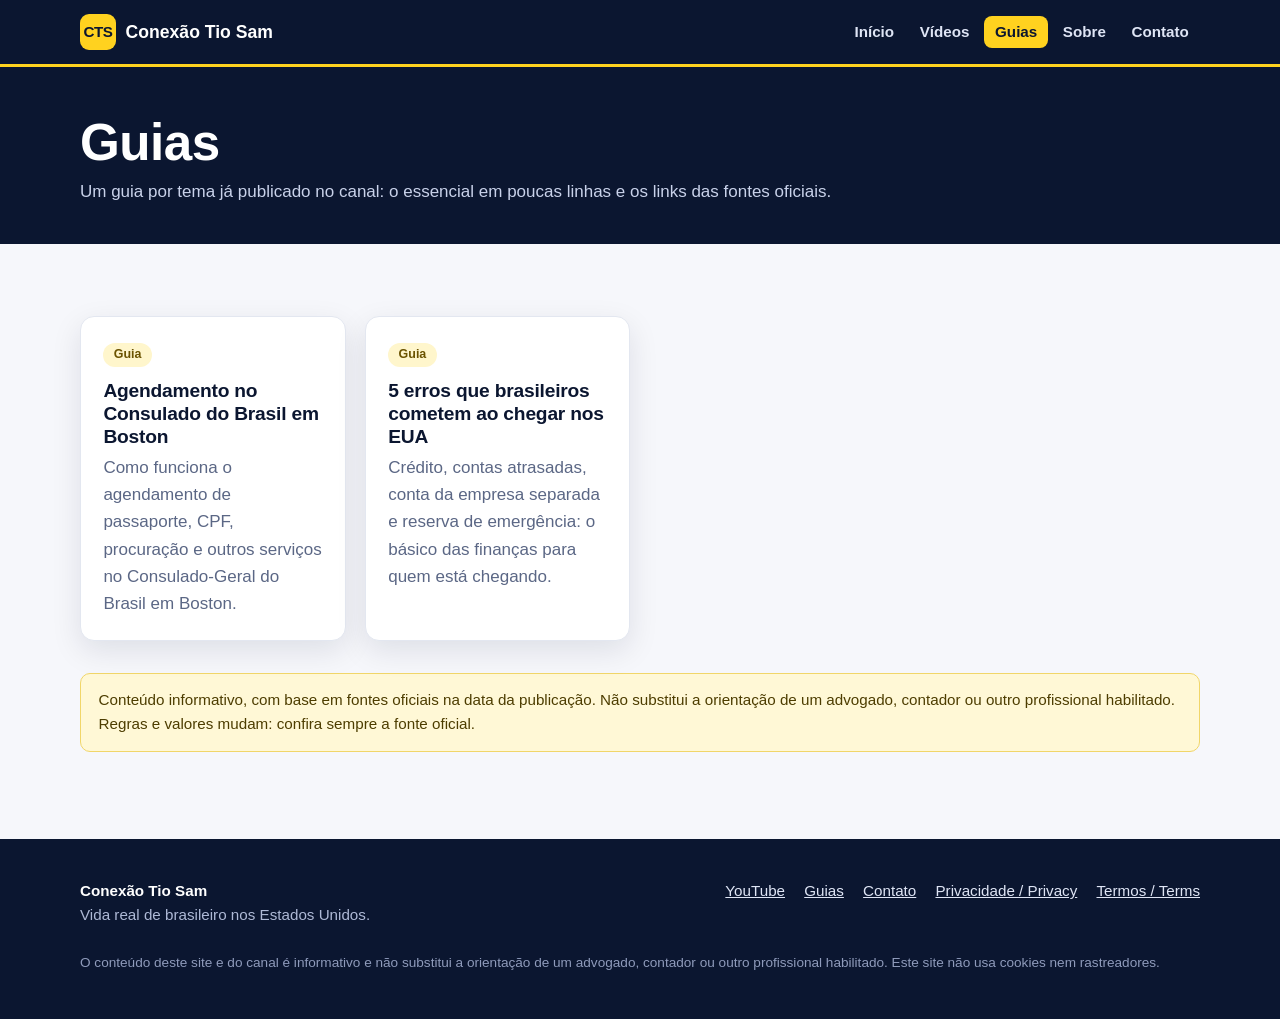
<file: guias/index.html>
<!doctype html>
<html lang="pt-BR">
<head>
<meta charset="utf-8">
<meta name="viewport" content="width=device-width, initial-scale=1">
<title>Guias | Conexão Tio Sam</title>
<meta name="description" content="Guias curtos dos temas do canal Conexão Tio Sam, com links das fontes oficiais.">
<link rel="canonical" href="https://mmviana92-dev.github.io/conexaotiosam-site/guias/index.html">
<meta property="og:type" content="website">
<meta property="og:site_name" content="Conexão Tio Sam">
<meta property="og:title" content="Guias | Conexão Tio Sam">
<meta property="og:description" content="Guias curtos dos temas do canal Conexão Tio Sam, com links das fontes oficiais.">
<meta property="og:url" content="https://mmviana92-dev.github.io/conexaotiosam-site/guias/index.html">
<meta property="og:image" content="https://mmviana92-dev.github.io/conexaotiosam-site/assets/og-image.png">
<meta property="og:locale" content="pt_BR">
<meta name="twitter:card" content="summary_large_image">
<meta name="theme-color" content="#0b1630">
<link rel="icon" href="../assets/favicon.svg" type="image/svg+xml">
<link rel="stylesheet" href="../assets/style.css">
</head>
<body>
<a class="skip" href="#conteudo">Pular para o conteúdo</a>
<header class="site-header">
  <nav class="container nav" aria-label="Principal">
    <a class="brand" href="../index.html"><span class="brand-mark">CTS</span> Conexão Tio Sam</a>
    <button class="menu-toggle" type="button" aria-expanded="false" aria-controls="menu">Menu</button>
    <ul class="menu" id="menu"><li><a href="../index.html">Início</a></li><li><a href="../videos.html">Vídeos</a></li><li><a href="../guias/index.html" aria-current="page">Guias</a></li><li><a href="../sobre.html">Sobre</a></li><li><a href="../contato.html">Contato</a></li></ul>
  </nav>
</header>
<main id="conteudo">
<section class="page-hero"><div class="container"><h1>Guias</h1><p>Um guia por tema já publicado no canal: o essencial em poucas linhas e os links das fontes oficiais.</p></div></section>
<section class="section"><div class="container">
  <div class="grid"><a class="card" href="agendamento-consulado-boston.html"><span class="tag">Guia</span><h3>Agendamento no Consulado do Brasil em Boston</h3><p>Como funciona o agendamento de passaporte, CPF, procuração e outros serviços no Consulado-Geral do Brasil em Boston.</p></a><a class="card" href="5-erros-ao-chegar-nos-eua.html"><span class="tag">Guia</span><h3>5 erros que brasileiros cometem ao chegar nos EUA</h3><p>Crédito, contas atrasadas, conta da empresa separada e reserva de emergência: o básico das finanças para quem está chegando.</p></a></div>
  <div style="margin-top:2rem"><p class="notice">Conteúdo informativo, com base em fontes oficiais na data da publicação. Não substitui a orientação de um advogado, contador ou outro profissional habilitado. Regras e valores mudam: confira sempre a fonte oficial.</p></div>
</div></section>
</main>
<footer class="site-footer">
  <div class="container">
    <div class="footer-grid">
      <div><strong style="color:#fff">Conexão Tio Sam</strong><br>Vida real de brasileiro nos Estados Unidos.</div>
      <ul class="footer-links">
        <li><a href="https://www.youtube.com/@conexaotiosam_?sub_confirmation=1" rel="noopener">YouTube</a></li>
        <li><a href="../guias/index.html">Guias</a></li>
        <li><a href="../contato.html">Contato</a></li>
        <li><a href="../privacy.html">Privacidade / Privacy</a></li>
        <li><a href="../terms.html">Termos / Terms</a></li>
      </ul>
    </div>
    <p class="footer-note">O conteúdo deste site e do canal é informativo e não substitui a orientação de um advogado, contador ou outro profissional habilitado. Este site não usa cookies nem rastreadores.</p>
  </div>
</footer>
<script>
  // Menu on small screens (no tracking, no cookies).
  const toggle = document.querySelector('.menu-toggle');
  const menu = document.getElementById('menu');
  toggle.addEventListener('click', () => { const open = menu.classList.toggle('open'); toggle.setAttribute('aria-expanded', String(open)); });
</script>
</body>
</html>
</file>
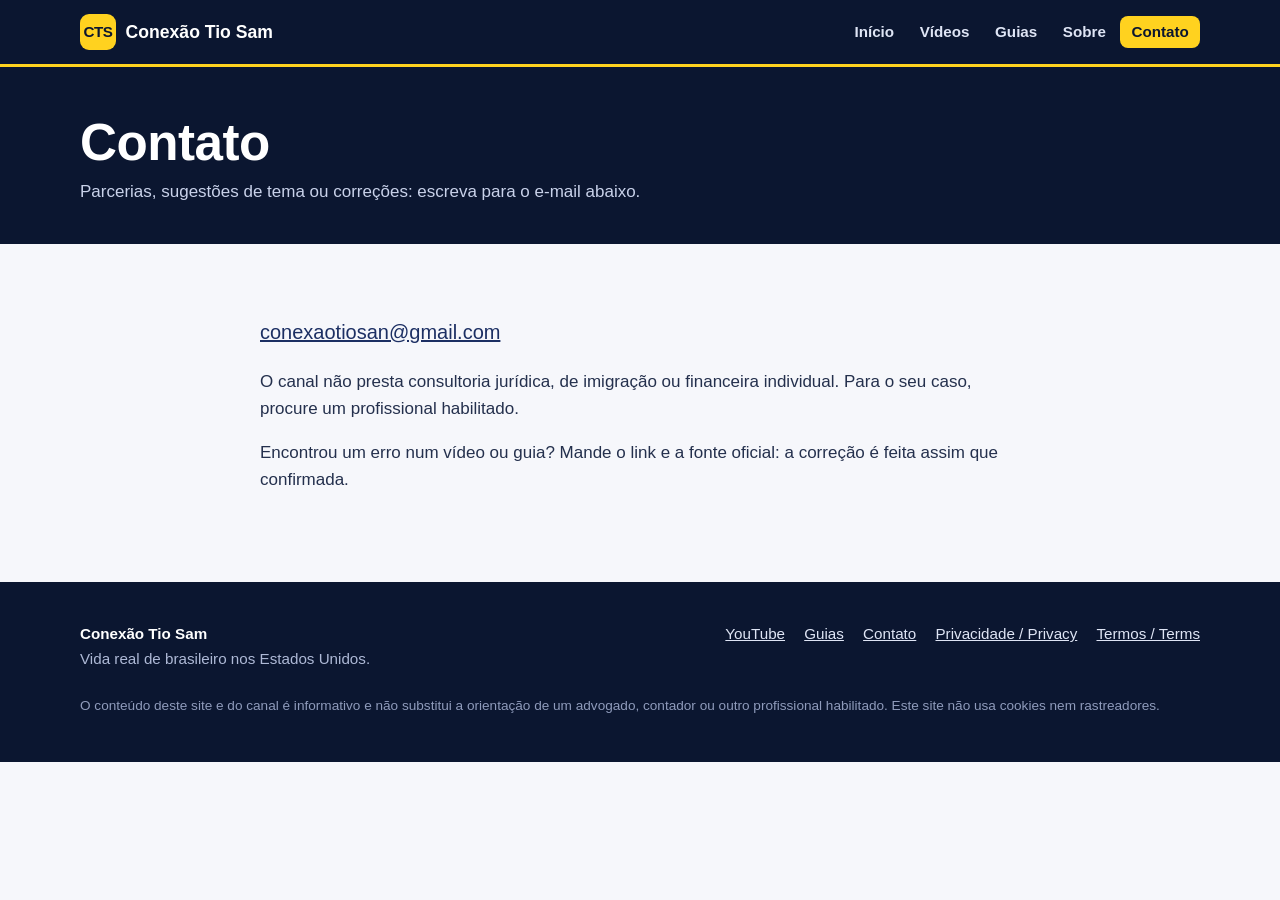
<file: contato.html>
<!doctype html>
<html lang="pt-BR">
<head>
<meta charset="utf-8">
<meta name="viewport" content="width=device-width, initial-scale=1">
<title>Contato | Conexão Tio Sam</title>
<meta name="description" content="Fale com o canal Conexão Tio Sam.">
<link rel="canonical" href="https://mmviana92-dev.github.io/conexaotiosam-site/contato.html">
<meta property="og:type" content="website">
<meta property="og:site_name" content="Conexão Tio Sam">
<meta property="og:title" content="Contato | Conexão Tio Sam">
<meta property="og:description" content="Fale com o canal Conexão Tio Sam.">
<meta property="og:url" content="https://mmviana92-dev.github.io/conexaotiosam-site/contato.html">
<meta property="og:image" content="https://mmviana92-dev.github.io/conexaotiosam-site/assets/og-image.png">
<meta property="og:locale" content="pt_BR">
<meta name="twitter:card" content="summary_large_image">
<meta name="theme-color" content="#0b1630">
<link rel="icon" href="assets/favicon.svg" type="image/svg+xml">
<link rel="stylesheet" href="assets/style.css">
</head>
<body>
<a class="skip" href="#conteudo">Pular para o conteúdo</a>
<header class="site-header">
  <nav class="container nav" aria-label="Principal">
    <a class="brand" href="index.html"><span class="brand-mark">CTS</span> Conexão Tio Sam</a>
    <button class="menu-toggle" type="button" aria-expanded="false" aria-controls="menu">Menu</button>
    <ul class="menu" id="menu"><li><a href="index.html">Início</a></li><li><a href="videos.html">Vídeos</a></li><li><a href="guias/index.html">Guias</a></li><li><a href="sobre.html">Sobre</a></li><li><a href="contato.html" aria-current="page">Contato</a></li></ul>
  </nav>
</header>
<main id="conteudo">
<section class="page-hero"><div class="container"><h1>Contato</h1><p>Parcerias, sugestões de tema ou correções: escreva para o e-mail abaixo.</p></div></section>
<section class="section"><div class="container prose">
<p style="font-size:1.25rem"><a href="mailto:conexaotiosan@gmail.com">conexaotiosan@gmail.com</a></p>
<p>O canal não presta consultoria jurídica, de imigração ou financeira individual. Para o seu caso, procure um profissional habilitado.</p>
<p>Encontrou um erro num vídeo ou guia? Mande o link e a fonte oficial: a correção é feita assim que confirmada.</p>
</div></section>
</main>
<footer class="site-footer">
  <div class="container">
    <div class="footer-grid">
      <div><strong style="color:#fff">Conexão Tio Sam</strong><br>Vida real de brasileiro nos Estados Unidos.</div>
      <ul class="footer-links">
        <li><a href="https://www.youtube.com/@conexaotiosam_?sub_confirmation=1" rel="noopener">YouTube</a></li>
        <li><a href="guias/index.html">Guias</a></li>
        <li><a href="contato.html">Contato</a></li>
        <li><a href="privacy.html">Privacidade / Privacy</a></li>
        <li><a href="terms.html">Termos / Terms</a></li>
      </ul>
    </div>
    <p class="footer-note">O conteúdo deste site e do canal é informativo e não substitui a orientação de um advogado, contador ou outro profissional habilitado. Este site não usa cookies nem rastreadores.</p>
  </div>
</footer>
<script>
  // Menu on small screens (no tracking, no cookies).
  const toggle = document.querySelector('.menu-toggle');
  const menu = document.getElementById('menu');
  toggle.addEventListener('click', () => { const open = menu.classList.toggle('open'); toggle.setAttribute('aria-expanded', String(open)); });
</script>
</body>
</html>
</file>
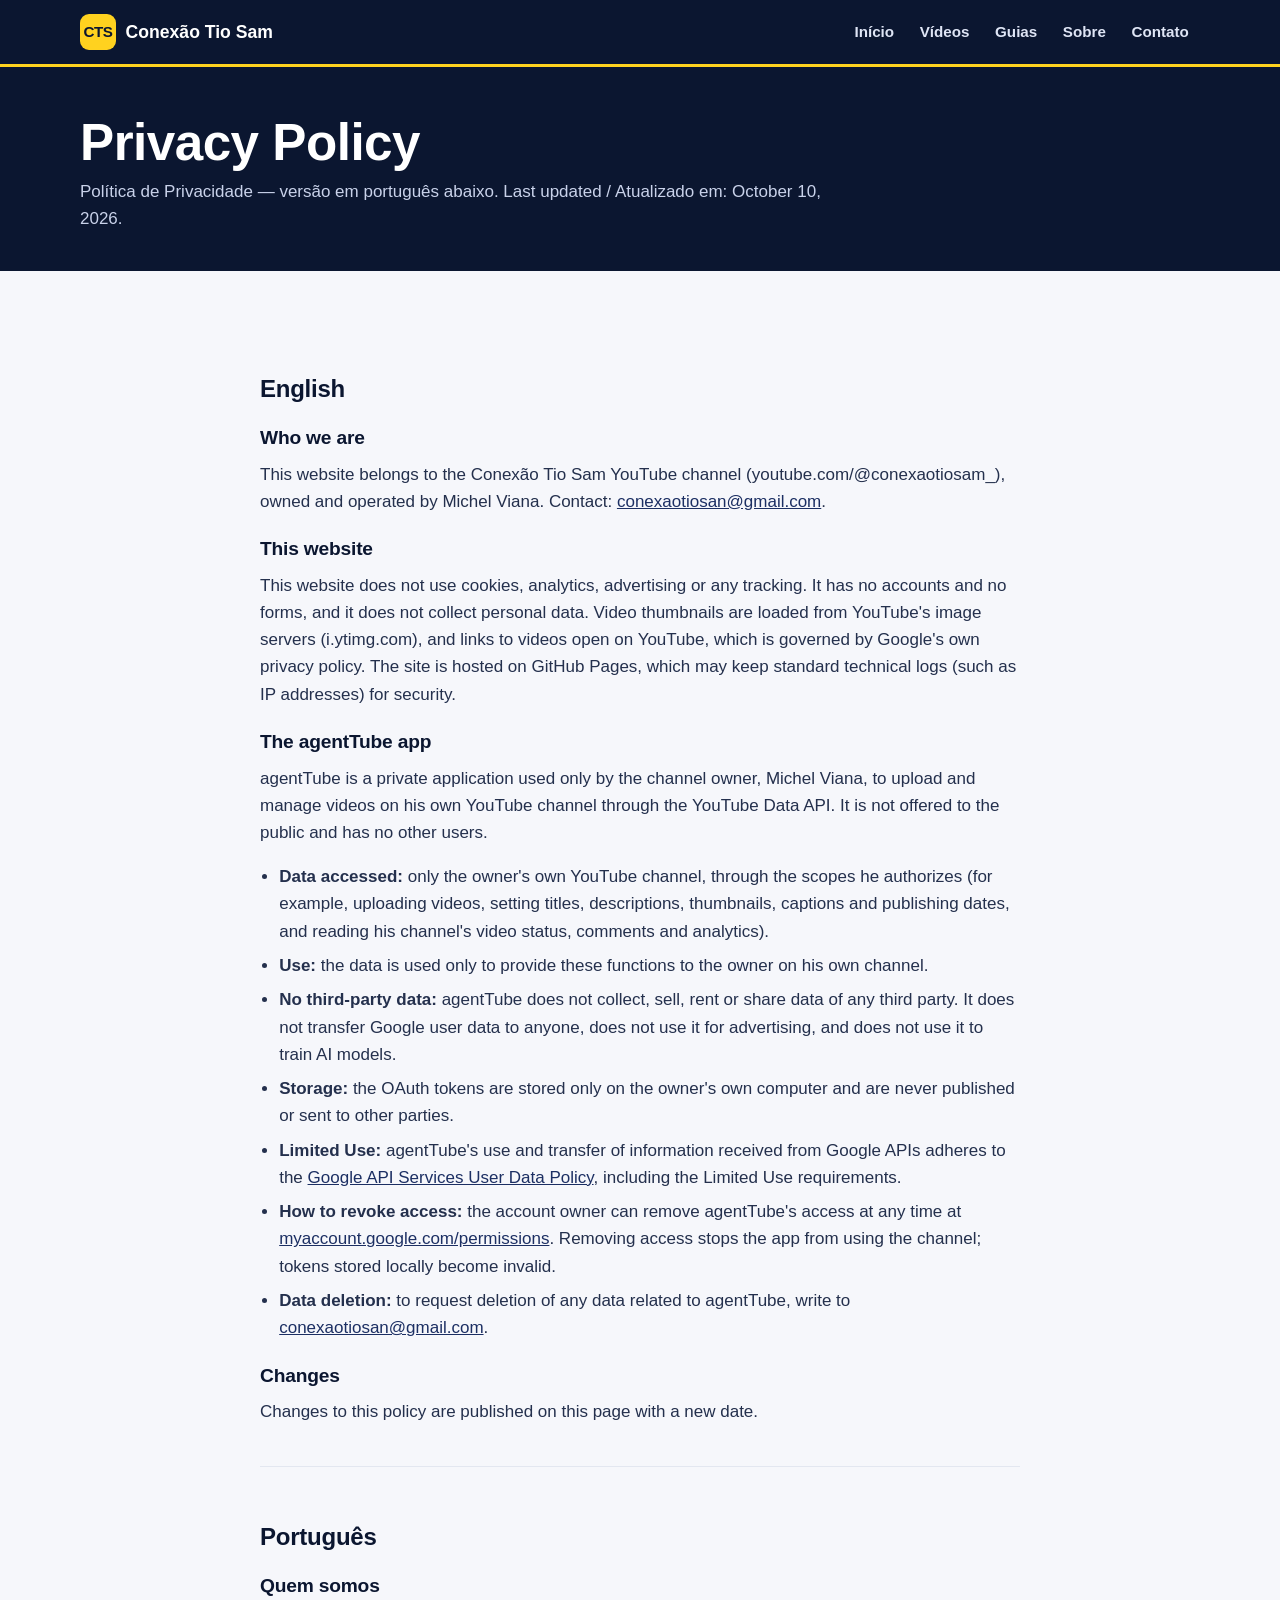
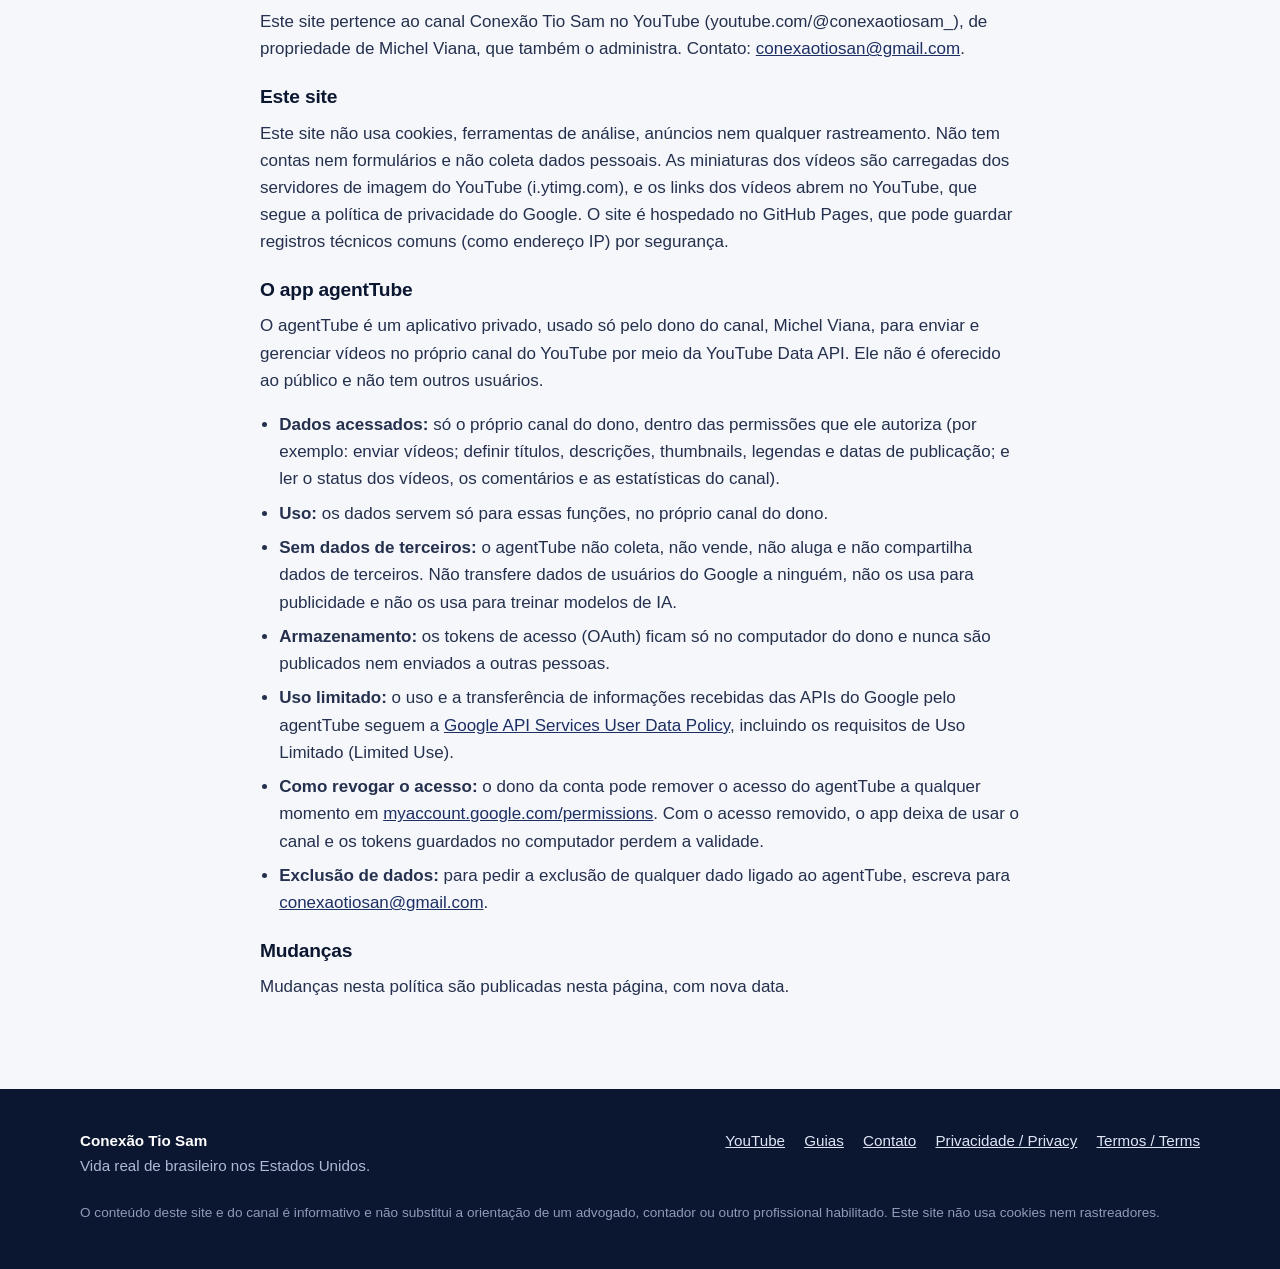
<file: privacy.html>
<!doctype html>
<html lang="en">
<head>
<meta charset="utf-8">
<meta name="viewport" content="width=device-width, initial-scale=1">
<title>Privacy Policy / Política de Privacidade | Conexão Tio Sam</title>
<meta name="description" content="Privacy policy of the Conexão Tio Sam website and of agentTube, the private app the channel owner uses to upload and manage his own YouTube videos.">
<link rel="canonical" href="https://mmviana92-dev.github.io/conexaotiosam-site/privacy.html">
<meta property="og:type" content="website">
<meta property="og:site_name" content="Conexão Tio Sam">
<meta property="og:title" content="Privacy Policy / Política de Privacidade | Conexão Tio Sam">
<meta property="og:description" content="Privacy policy of the Conexão Tio Sam website and of agentTube, the private app the channel owner uses to upload and manage his own YouTube videos.">
<meta property="og:url" content="https://mmviana92-dev.github.io/conexaotiosam-site/privacy.html">
<meta property="og:image" content="https://mmviana92-dev.github.io/conexaotiosam-site/assets/og-image.png">
<meta property="og:locale" content="pt_BR">
<meta name="twitter:card" content="summary_large_image">
<meta name="theme-color" content="#0b1630">
<link rel="icon" href="assets/favicon.svg" type="image/svg+xml">
<link rel="stylesheet" href="assets/style.css">
</head>
<body>
<a class="skip" href="#conteudo">Pular para o conteúdo</a>
<header class="site-header">
  <nav class="container nav" aria-label="Principal">
    <a class="brand" href="index.html"><span class="brand-mark">CTS</span> Conexão Tio Sam</a>
    <button class="menu-toggle" type="button" aria-expanded="false" aria-controls="menu">Menu</button>
    <ul class="menu" id="menu"><li><a href="index.html">Início</a></li><li><a href="videos.html">Vídeos</a></li><li><a href="guias/index.html">Guias</a></li><li><a href="sobre.html">Sobre</a></li><li><a href="contato.html">Contato</a></li></ul>
  </nav>
</header>
<main id="conteudo">
<section class="page-hero"><div class="container"><h1>Privacy Policy</h1><p>Política de Privacidade — versão em português abaixo. Last updated / Atualizado em: October 10, 2026.</p></div></section>
<section class="section"><div class="container prose">
<h2>English</h2>
<h3>Who we are</h3>
<p>This website belongs to the Conexão Tio Sam YouTube channel (youtube.com/@conexaotiosam_), owned and operated by Michel Viana. Contact: <a href="mailto:conexaotiosan@gmail.com">conexaotiosan@gmail.com</a>.</p>
<h3>This website</h3>
<p>This website does not use cookies, analytics, advertising or any tracking. It has no accounts and no forms, and it does not collect personal data. Video thumbnails are loaded from YouTube's image servers (i.ytimg.com), and links to videos open on YouTube, which is governed by Google's own privacy policy. The site is hosted on GitHub Pages, which may keep standard technical logs (such as IP addresses) for security.</p>
<h3>The agentTube app</h3>
<p>agentTube is a private application used only by the channel owner, Michel Viana, to upload and manage videos on his own YouTube channel through the YouTube Data API. It is not offered to the public and has no other users.</p>
<ul>
  <li><strong>Data accessed:</strong> only the owner's own YouTube channel, through the scopes he authorizes (for example, uploading videos, setting titles, descriptions, thumbnails, captions and publishing dates, and reading his channel's video status, comments and analytics).</li>
  <li><strong>Use:</strong> the data is used only to provide these functions to the owner on his own channel.</li>
  <li><strong>No third-party data:</strong> agentTube does not collect, sell, rent or share data of any third party. It does not transfer Google user data to anyone, does not use it for advertising, and does not use it to train AI models.</li>
  <li><strong>Storage:</strong> the OAuth tokens are stored only on the owner's own computer and are never published or sent to other parties.</li>
  <li><strong>Limited Use:</strong> agentTube's use and transfer of information received from Google APIs adheres to the <a href="https://developers.google.com/terms/api-services-user-data-policy" rel="noopener">Google API Services User Data Policy</a>, including the Limited Use requirements.</li>
  <li><strong>How to revoke access:</strong> the account owner can remove agentTube's access at any time at <a href="https://myaccount.google.com/permissions" rel="noopener">myaccount.google.com/permissions</a>. Removing access stops the app from using the channel; tokens stored locally become invalid.</li>
  <li><strong>Data deletion:</strong> to request deletion of any data related to agentTube, write to <a href="mailto:conexaotiosan@gmail.com">conexaotiosan@gmail.com</a>.</li>
</ul>
<h3>Changes</h3>
<p>Changes to this policy are published on this page with a new date.</p>

<div class="lang">
<h2>Português</h2>
<h3>Quem somos</h3>
<p>Este site pertence ao canal Conexão Tio Sam no YouTube (youtube.com/@conexaotiosam_), de propriedade de Michel Viana, que também o administra. Contato: <a href="mailto:conexaotiosan@gmail.com">conexaotiosan@gmail.com</a>.</p>
<h3>Este site</h3>
<p>Este site não usa cookies, ferramentas de análise, anúncios nem qualquer rastreamento. Não tem contas nem formulários e não coleta dados pessoais. As miniaturas dos vídeos são carregadas dos servidores de imagem do YouTube (i.ytimg.com), e os links dos vídeos abrem no YouTube, que segue a política de privacidade do Google. O site é hospedado no GitHub Pages, que pode guardar registros técnicos comuns (como endereço IP) por segurança.</p>
<h3>O app agentTube</h3>
<p>O agentTube é um aplicativo privado, usado só pelo dono do canal, Michel Viana, para enviar e gerenciar vídeos no próprio canal do YouTube por meio da YouTube Data API. Ele não é oferecido ao público e não tem outros usuários.</p>
<ul>
  <li><strong>Dados acessados:</strong> só o próprio canal do dono, dentro das permissões que ele autoriza (por exemplo: enviar vídeos; definir títulos, descrições, thumbnails, legendas e datas de publicação; e ler o status dos vídeos, os comentários e as estatísticas do canal).</li>
  <li><strong>Uso:</strong> os dados servem só para essas funções, no próprio canal do dono.</li>
  <li><strong>Sem dados de terceiros:</strong> o agentTube não coleta, não vende, não aluga e não compartilha dados de terceiros. Não transfere dados de usuários do Google a ninguém, não os usa para publicidade e não os usa para treinar modelos de IA.</li>
  <li><strong>Armazenamento:</strong> os tokens de acesso (OAuth) ficam só no computador do dono e nunca são publicados nem enviados a outras pessoas.</li>
  <li><strong>Uso limitado:</strong> o uso e a transferência de informações recebidas das APIs do Google pelo agentTube seguem a <a href="https://developers.google.com/terms/api-services-user-data-policy" rel="noopener">Google API Services User Data Policy</a>, incluindo os requisitos de Uso Limitado (Limited Use).</li>
  <li><strong>Como revogar o acesso:</strong> o dono da conta pode remover o acesso do agentTube a qualquer momento em <a href="https://myaccount.google.com/permissions" rel="noopener">myaccount.google.com/permissions</a>. Com o acesso removido, o app deixa de usar o canal e os tokens guardados no computador perdem a validade.</li>
  <li><strong>Exclusão de dados:</strong> para pedir a exclusão de qualquer dado ligado ao agentTube, escreva para <a href="mailto:conexaotiosan@gmail.com">conexaotiosan@gmail.com</a>.</li>
</ul>
<h3>Mudanças</h3>
<p>Mudanças nesta política são publicadas nesta página, com nova data.</p>
</div>
</div></section>
</main>
<footer class="site-footer">
  <div class="container">
    <div class="footer-grid">
      <div><strong style="color:#fff">Conexão Tio Sam</strong><br>Vida real de brasileiro nos Estados Unidos.</div>
      <ul class="footer-links">
        <li><a href="https://www.youtube.com/@conexaotiosam_?sub_confirmation=1" rel="noopener">YouTube</a></li>
        <li><a href="guias/index.html">Guias</a></li>
        <li><a href="contato.html">Contato</a></li>
        <li><a href="privacy.html">Privacidade / Privacy</a></li>
        <li><a href="terms.html">Termos / Terms</a></li>
      </ul>
    </div>
    <p class="footer-note">O conteúdo deste site e do canal é informativo e não substitui a orientação de um advogado, contador ou outro profissional habilitado. Este site não usa cookies nem rastreadores.</p>
  </div>
</footer>
<script>
  // Menu on small screens (no tracking, no cookies).
  const toggle = document.querySelector('.menu-toggle');
  const menu = document.getElementById('menu');
  toggle.addEventListener('click', () => { const open = menu.classList.toggle('open'); toggle.setAttribute('aria-expanded', String(open)); });
</script>
</body>
</html>
</file>
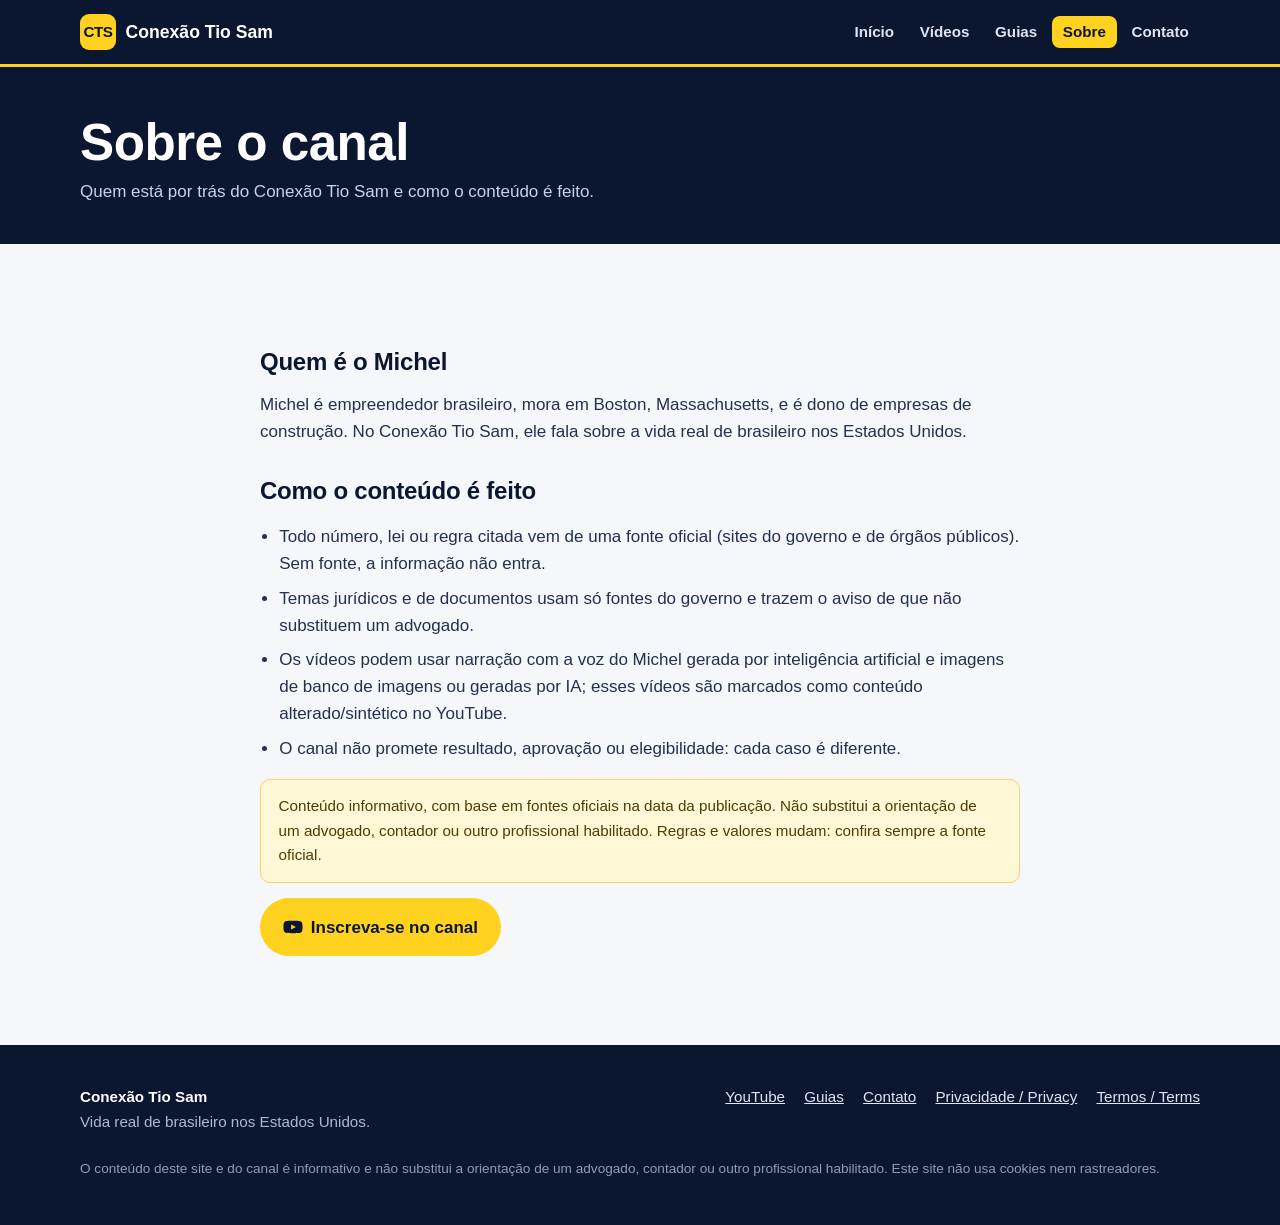
<file: sobre.html>
<!doctype html>
<html lang="pt-BR">
<head>
<meta charset="utf-8">
<meta name="viewport" content="width=device-width, initial-scale=1">
<title>Sobre | Conexão Tio Sam</title>
<meta name="description" content="Quem está por trás do canal Conexão Tio Sam e como o conteúdo é feito.">
<link rel="canonical" href="https://mmviana92-dev.github.io/conexaotiosam-site/sobre.html">
<meta property="og:type" content="website">
<meta property="og:site_name" content="Conexão Tio Sam">
<meta property="og:title" content="Sobre | Conexão Tio Sam">
<meta property="og:description" content="Quem está por trás do canal Conexão Tio Sam e como o conteúdo é feito.">
<meta property="og:url" content="https://mmviana92-dev.github.io/conexaotiosam-site/sobre.html">
<meta property="og:image" content="https://mmviana92-dev.github.io/conexaotiosam-site/assets/og-image.png">
<meta property="og:locale" content="pt_BR">
<meta name="twitter:card" content="summary_large_image">
<meta name="theme-color" content="#0b1630">
<link rel="icon" href="assets/favicon.svg" type="image/svg+xml">
<link rel="stylesheet" href="assets/style.css">
</head>
<body>
<a class="skip" href="#conteudo">Pular para o conteúdo</a>
<header class="site-header">
  <nav class="container nav" aria-label="Principal">
    <a class="brand" href="index.html"><span class="brand-mark">CTS</span> Conexão Tio Sam</a>
    <button class="menu-toggle" type="button" aria-expanded="false" aria-controls="menu">Menu</button>
    <ul class="menu" id="menu"><li><a href="index.html">Início</a></li><li><a href="videos.html">Vídeos</a></li><li><a href="guias/index.html">Guias</a></li><li><a href="sobre.html" aria-current="page">Sobre</a></li><li><a href="contato.html">Contato</a></li></ul>
  </nav>
</header>
<main id="conteudo">
<section class="page-hero"><div class="container"><h1>Sobre o canal</h1><p>Quem está por trás do Conexão Tio Sam e como o conteúdo é feito.</p></div></section>
<section class="section"><div class="container prose">
<h2>Quem é o Michel</h2>
<p>Michel é empreendedor brasileiro, mora em Boston, Massachusetts, e é dono de empresas de construção. No Conexão Tio Sam, ele fala sobre a vida real de brasileiro nos Estados Unidos.</p>
<h2>Como o conteúdo é feito</h2>
<ul>
  <li>Todo número, lei ou regra citada vem de uma fonte oficial (sites do governo e de órgãos públicos). Sem fonte, a informação não entra.</li>
  <li>Temas jurídicos e de documentos usam só fontes do governo e trazem o aviso de que não substituem um advogado.</li>
  <li>Os vídeos podem usar narração com a voz do Michel gerada por inteligência artificial e imagens de banco de imagens ou geradas por IA; esses vídeos são marcados como conteúdo alterado/sintético no YouTube.</li>
  <li>O canal não promete resultado, aprovação ou elegibilidade: cada caso é diferente.</li>
</ul>
<p class="notice">Conteúdo informativo, com base em fontes oficiais na data da publicação. Não substitui a orientação de um advogado, contador ou outro profissional habilitado. Regras e valores mudam: confira sempre a fonte oficial.</p>
<p><a class="btn btn-primary" href="https://www.youtube.com/@conexaotiosam_?sub_confirmation=1" rel="noopener"><svg viewBox="0 0 24 24" aria-hidden="true"><path fill="currentColor" d="M23 7.2a3 3 0 0 0-2.1-2.1C19 4.6 12 4.6 12 4.6s-7 0-8.9.5A3 3 0 0 0 1 7.2 31 31 0 0 0 .5 12a31 31 0 0 0 .5 4.8 3 3 0 0 0 2.1 2.1c1.9.5 8.9.5 8.9.5s7 0 8.9-.5a3 3 0 0 0 2.1-2.1 31 31 0 0 0 .5-4.8 31 31 0 0 0-.5-4.8ZM9.7 15.1V8.9l5.8 3.1-5.8 3.1Z"/></svg> Inscreva-se no canal</a></p>
</div></section>
</main>
<footer class="site-footer">
  <div class="container">
    <div class="footer-grid">
      <div><strong style="color:#fff">Conexão Tio Sam</strong><br>Vida real de brasileiro nos Estados Unidos.</div>
      <ul class="footer-links">
        <li><a href="https://www.youtube.com/@conexaotiosam_?sub_confirmation=1" rel="noopener">YouTube</a></li>
        <li><a href="guias/index.html">Guias</a></li>
        <li><a href="contato.html">Contato</a></li>
        <li><a href="privacy.html">Privacidade / Privacy</a></li>
        <li><a href="terms.html">Termos / Terms</a></li>
      </ul>
    </div>
    <p class="footer-note">O conteúdo deste site e do canal é informativo e não substitui a orientação de um advogado, contador ou outro profissional habilitado. Este site não usa cookies nem rastreadores.</p>
  </div>
</footer>
<script>
  // Menu on small screens (no tracking, no cookies).
  const toggle = document.querySelector('.menu-toggle');
  const menu = document.getElementById('menu');
  toggle.addEventListener('click', () => { const open = menu.classList.toggle('open'); toggle.setAttribute('aria-expanded', String(open)); });
</script>
</body>
</html>
</file>
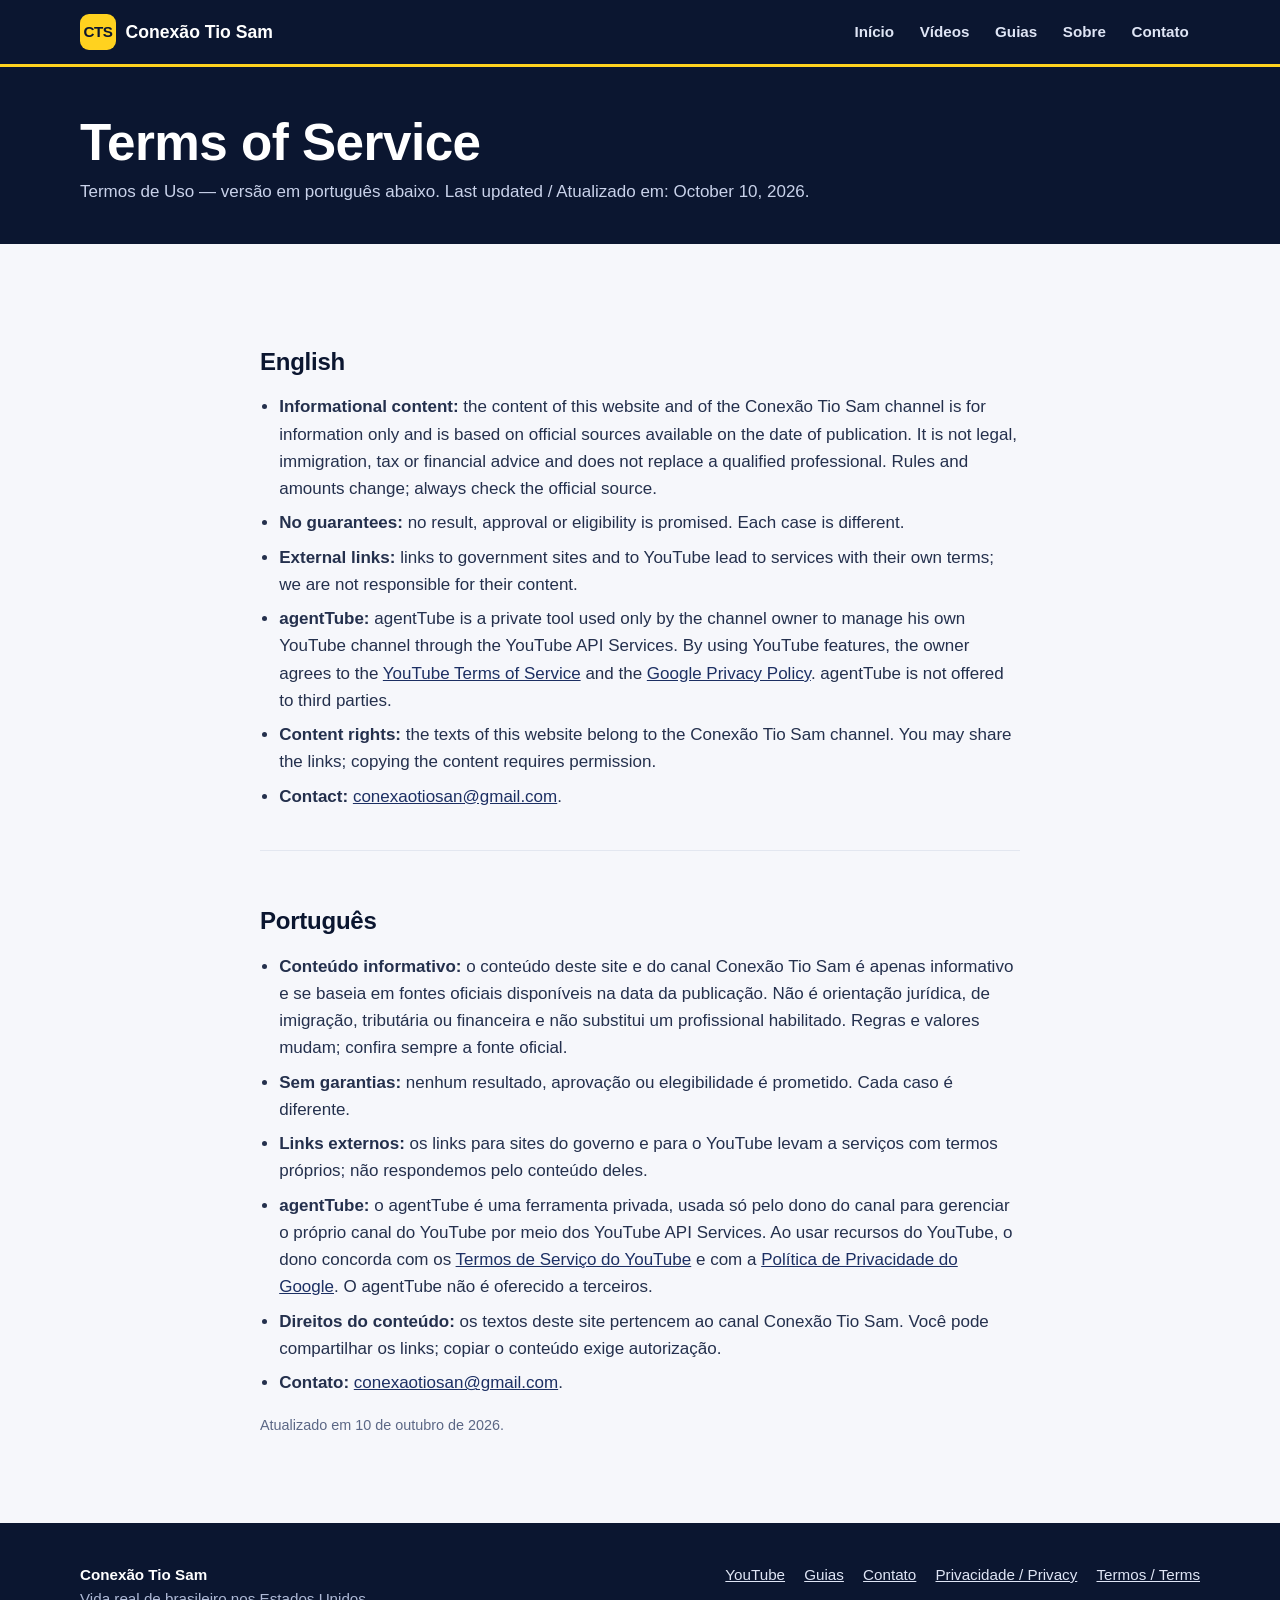
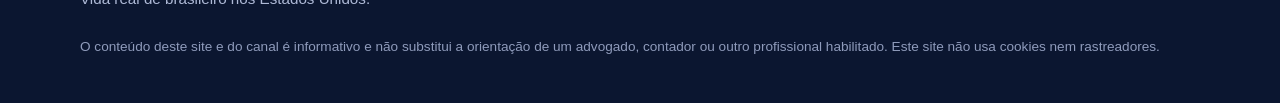
<file: terms.html>
<!doctype html>
<html lang="en">
<head>
<meta charset="utf-8">
<meta name="viewport" content="width=device-width, initial-scale=1">
<title>Terms of Service / Termos de Uso | Conexão Tio Sam</title>
<meta name="description" content="Terms of use of the Conexão Tio Sam website and of the private agentTube app.">
<link rel="canonical" href="https://mmviana92-dev.github.io/conexaotiosam-site/terms.html">
<meta property="og:type" content="website">
<meta property="og:site_name" content="Conexão Tio Sam">
<meta property="og:title" content="Terms of Service / Termos de Uso | Conexão Tio Sam">
<meta property="og:description" content="Terms of use of the Conexão Tio Sam website and of the private agentTube app.">
<meta property="og:url" content="https://mmviana92-dev.github.io/conexaotiosam-site/terms.html">
<meta property="og:image" content="https://mmviana92-dev.github.io/conexaotiosam-site/assets/og-image.png">
<meta property="og:locale" content="pt_BR">
<meta name="twitter:card" content="summary_large_image">
<meta name="theme-color" content="#0b1630">
<link rel="icon" href="assets/favicon.svg" type="image/svg+xml">
<link rel="stylesheet" href="assets/style.css">
</head>
<body>
<a class="skip" href="#conteudo">Pular para o conteúdo</a>
<header class="site-header">
  <nav class="container nav" aria-label="Principal">
    <a class="brand" href="index.html"><span class="brand-mark">CTS</span> Conexão Tio Sam</a>
    <button class="menu-toggle" type="button" aria-expanded="false" aria-controls="menu">Menu</button>
    <ul class="menu" id="menu"><li><a href="index.html">Início</a></li><li><a href="videos.html">Vídeos</a></li><li><a href="guias/index.html">Guias</a></li><li><a href="sobre.html">Sobre</a></li><li><a href="contato.html">Contato</a></li></ul>
  </nav>
</header>
<main id="conteudo">
<section class="page-hero"><div class="container"><h1>Terms of Service</h1><p>Termos de Uso — versão em português abaixo. Last updated / Atualizado em: October 10, 2026.</p></div></section>
<section class="section"><div class="container prose">
<h2>English</h2>
<ul>
  <li><strong>Informational content:</strong> the content of this website and of the Conexão Tio Sam channel is for information only and is based on official sources available on the date of publication. It is not legal, immigration, tax or financial advice and does not replace a qualified professional. Rules and amounts change; always check the official source.</li>
  <li><strong>No guarantees:</strong> no result, approval or eligibility is promised. Each case is different.</li>
  <li><strong>External links:</strong> links to government sites and to YouTube lead to services with their own terms; we are not responsible for their content.</li>
  <li><strong>agentTube:</strong> agentTube is a private tool used only by the channel owner to manage his own YouTube channel through the YouTube API Services. By using YouTube features, the owner agrees to the <a href="https://www.youtube.com/t/terms" rel="noopener">YouTube Terms of Service</a> and the <a href="https://policies.google.com/privacy" rel="noopener">Google Privacy Policy</a>. agentTube is not offered to third parties.</li>
  <li><strong>Content rights:</strong> the texts of this website belong to the Conexão Tio Sam channel. You may share the links; copying the content requires permission.</li>
  <li><strong>Contact:</strong> <a href="mailto:conexaotiosan@gmail.com">conexaotiosan@gmail.com</a>.</li>
</ul>
<div class="lang">
<h2>Português</h2>
<ul>
  <li><strong>Conteúdo informativo:</strong> o conteúdo deste site e do canal Conexão Tio Sam é apenas informativo e se baseia em fontes oficiais disponíveis na data da publicação. Não é orientação jurídica, de imigração, tributária ou financeira e não substitui um profissional habilitado. Regras e valores mudam; confira sempre a fonte oficial.</li>
  <li><strong>Sem garantias:</strong> nenhum resultado, aprovação ou elegibilidade é prometido. Cada caso é diferente.</li>
  <li><strong>Links externos:</strong> os links para sites do governo e para o YouTube levam a serviços com termos próprios; não respondemos pelo conteúdo deles.</li>
  <li><strong>agentTube:</strong> o agentTube é uma ferramenta privada, usada só pelo dono do canal para gerenciar o próprio canal do YouTube por meio dos YouTube API Services. Ao usar recursos do YouTube, o dono concorda com os <a href="https://www.youtube.com/t/terms" rel="noopener">Termos de Serviço do YouTube</a> e com a <a href="https://policies.google.com/privacy" rel="noopener">Política de Privacidade do Google</a>. O agentTube não é oferecido a terceiros.</li>
  <li><strong>Direitos do conteúdo:</strong> os textos deste site pertencem ao canal Conexão Tio Sam. Você pode compartilhar os links; copiar o conteúdo exige autorização.</li>
  <li><strong>Contato:</strong> <a href="mailto:conexaotiosan@gmail.com">conexaotiosan@gmail.com</a>.</li>
</ul>
</div>
<p class="updated">Atualizado em 10 de outubro de 2026.</p>
</div></section>
</main>
<footer class="site-footer">
  <div class="container">
    <div class="footer-grid">
      <div><strong style="color:#fff">Conexão Tio Sam</strong><br>Vida real de brasileiro nos Estados Unidos.</div>
      <ul class="footer-links">
        <li><a href="https://www.youtube.com/@conexaotiosam_?sub_confirmation=1" rel="noopener">YouTube</a></li>
        <li><a href="guias/index.html">Guias</a></li>
        <li><a href="contato.html">Contato</a></li>
        <li><a href="privacy.html">Privacidade / Privacy</a></li>
        <li><a href="terms.html">Termos / Terms</a></li>
      </ul>
    </div>
    <p class="footer-note">O conteúdo deste site e do canal é informativo e não substitui a orientação de um advogado, contador ou outro profissional habilitado. Este site não usa cookies nem rastreadores.</p>
  </div>
</footer>
<script>
  // Menu on small screens (no tracking, no cookies).
  const toggle = document.querySelector('.menu-toggle');
  const menu = document.getElementById('menu');
  toggle.addEventListener('click', () => { const open = menu.classList.toggle('open'); toggle.setAttribute('aria-expanded', String(open)); });
</script>
</body>
</html>
</file>
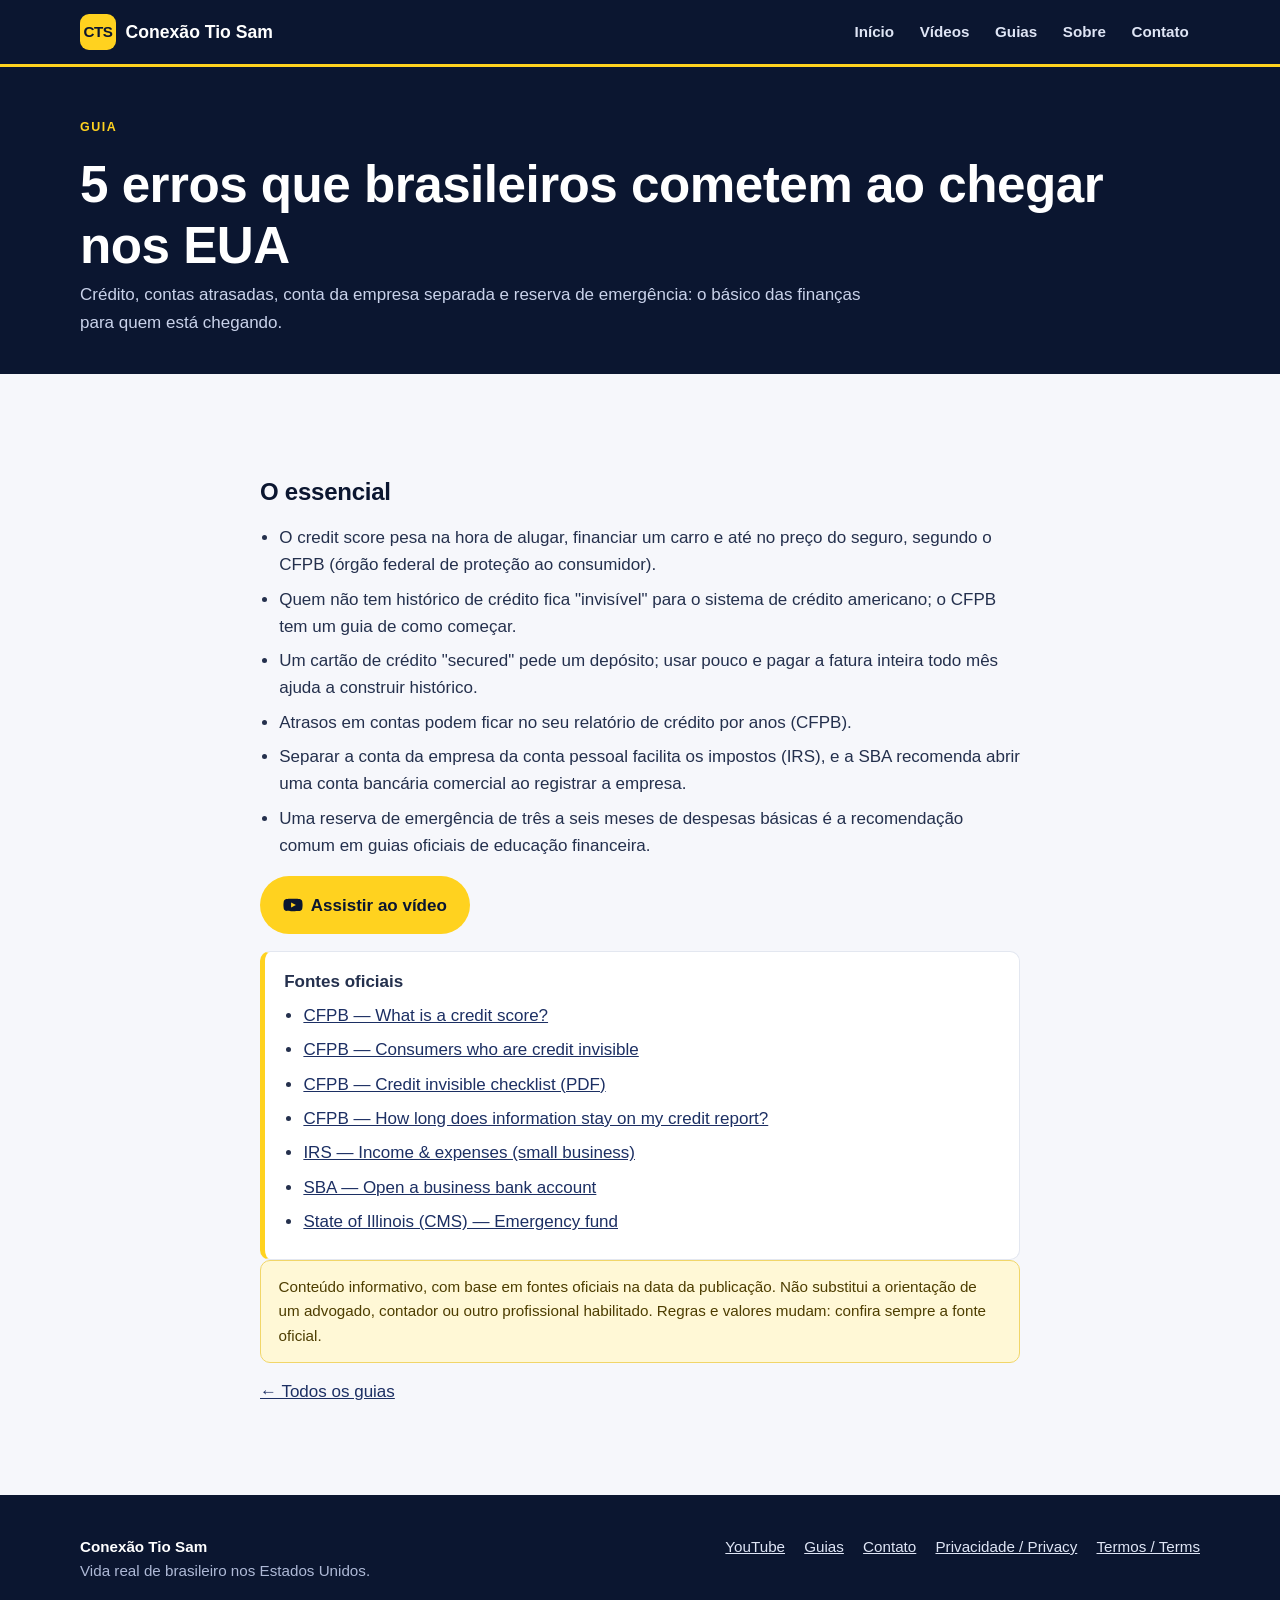
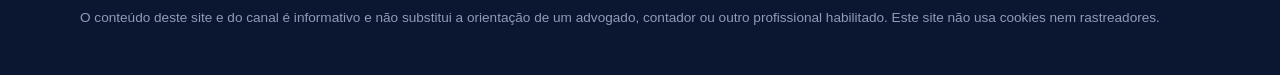
<file: guias/5-erros-ao-chegar-nos-eua.html>
<!doctype html>
<html lang="pt-BR">
<head>
<meta charset="utf-8">
<meta name="viewport" content="width=device-width, initial-scale=1">
<title>5 erros que brasileiros cometem ao chegar nos EUA | Conexão Tio Sam</title>
<meta name="description" content="Crédito, contas atrasadas, conta da empresa separada e reserva de emergência: o básico das finanças para quem está chegando.">
<link rel="canonical" href="https://mmviana92-dev.github.io/conexaotiosam-site/guias/5-erros-ao-chegar-nos-eua.html">
<meta property="og:type" content="website">
<meta property="og:site_name" content="Conexão Tio Sam">
<meta property="og:title" content="5 erros que brasileiros cometem ao chegar nos EUA | Conexão Tio Sam">
<meta property="og:description" content="Crédito, contas atrasadas, conta da empresa separada e reserva de emergência: o básico das finanças para quem está chegando.">
<meta property="og:url" content="https://mmviana92-dev.github.io/conexaotiosam-site/guias/5-erros-ao-chegar-nos-eua.html">
<meta property="og:image" content="https://mmviana92-dev.github.io/conexaotiosam-site/assets/og-image.png">
<meta property="og:locale" content="pt_BR">
<meta name="twitter:card" content="summary_large_image">
<meta name="theme-color" content="#0b1630">
<link rel="icon" href="../assets/favicon.svg" type="image/svg+xml">
<link rel="stylesheet" href="../assets/style.css">
</head>
<body>
<a class="skip" href="#conteudo">Pular para o conteúdo</a>
<header class="site-header">
  <nav class="container nav" aria-label="Principal">
    <a class="brand" href="../index.html"><span class="brand-mark">CTS</span> Conexão Tio Sam</a>
    <button class="menu-toggle" type="button" aria-expanded="false" aria-controls="menu">Menu</button>
    <ul class="menu" id="menu"><li><a href="../index.html">Início</a></li><li><a href="../videos.html">Vídeos</a></li><li><a href="../guias/index.html">Guias</a></li><li><a href="../sobre.html">Sobre</a></li><li><a href="../contato.html">Contato</a></li></ul>
  </nav>
</header>
<main id="conteudo">
<section class="page-hero"><div class="container"><span class="eyebrow">Guia</span><h1>5 erros que brasileiros cometem ao chegar nos EUA</h1><p>Crédito, contas atrasadas, conta da empresa separada e reserva de emergência: o básico das finanças para quem está chegando.</p></div></section>
<section class="section"><div class="container prose">
<h2>O essencial</h2>
<ul><li>O credit score pesa na hora de alugar, financiar um carro e até no preço do seguro, segundo o CFPB (órgão federal de proteção ao consumidor).</li><li>Quem não tem histórico de crédito fica &quot;invisível&quot; para o sistema de crédito americano; o CFPB tem um guia de como começar.</li><li>Um cartão de crédito &quot;secured&quot; pede um depósito; usar pouco e pagar a fatura inteira todo mês ajuda a construir histórico.</li><li>Atrasos em contas podem ficar no seu relatório de crédito por anos (CFPB).</li><li>Separar a conta da empresa da conta pessoal facilita os impostos (IRS), e a SBA recomenda abrir uma conta bancária comercial ao registrar a empresa.</li><li>Uma reserva de emergência de três a seis meses de despesas básicas é a recomendação comum em guias oficiais de educação financeira.</li></ul>
<p><a class="btn btn-primary" href="https://www.youtube.com/watch?v=IsuJXsJ0-uU" rel="noopener"><svg viewBox="0 0 24 24" aria-hidden="true"><path fill="currentColor" d="M23 7.2a3 3 0 0 0-2.1-2.1C19 4.6 12 4.6 12 4.6s-7 0-8.9.5A3 3 0 0 0 1 7.2 31 31 0 0 0 .5 12a31 31 0 0 0 .5 4.8 3 3 0 0 0 2.1 2.1c1.9.5 8.9.5 8.9.5s7 0 8.9-.5a3 3 0 0 0 2.1-2.1 31 31 0 0 0 .5-4.8 31 31 0 0 0-.5-4.8ZM9.7 15.1V8.9l5.8 3.1-5.8 3.1Z"/></svg> Assistir ao vídeo</a></p>
<div class="sources"><strong>Fontes oficiais</strong><ul><li><a href="https://www.consumerfinance.gov/ask-cfpb/what-is-a-credit-score-en-315/" rel="noopener">CFPB — What is a credit score?</a></li><li><a href="https://www.consumerfinance.gov/archive/newsroom/cfpb-report-finds-26-million-consumers-are-credit-invisible/" rel="noopener">CFPB — Consumers who are credit invisible</a></li><li><a href="https://files.consumerfinance.gov/f/documents/201612_cfpb_credit_invisible_checklist.PDF" rel="noopener">CFPB — Credit invisible checklist (PDF)</a></li><li><a href="https://www.consumerfinance.gov/ask-cfpb/how-long-does-information-stay-on-my-credit-report-en-323/" rel="noopener">CFPB — How long does information stay on my credit report?</a></li><li><a href="https://www.irs.gov/faqs/small-business-self-employed-other-business/income-expenses/income-expenses-1" rel="noopener">IRS — Income &amp; expenses (small business)</a></li><li><a href="https://www.sba.gov/business-guide/launch-your-business/open-business-bank-account" rel="noopener">SBA — Open a business bank account</a></li><li><a href="https://cms.illinois.gov/benefits/stateemployee/bewell/financialwellness/february2024-emergency-fund.html" rel="noopener">State of Illinois (CMS) — Emergency fund</a></li></ul></div>
<p class="notice">Conteúdo informativo, com base em fontes oficiais na data da publicação. Não substitui a orientação de um advogado, contador ou outro profissional habilitado. Regras e valores mudam: confira sempre a fonte oficial.</p>
<p><a href="index.html">← Todos os guias</a></p>
</div></section>
</main>
<footer class="site-footer">
  <div class="container">
    <div class="footer-grid">
      <div><strong style="color:#fff">Conexão Tio Sam</strong><br>Vida real de brasileiro nos Estados Unidos.</div>
      <ul class="footer-links">
        <li><a href="https://www.youtube.com/@conexaotiosam_?sub_confirmation=1" rel="noopener">YouTube</a></li>
        <li><a href="../guias/index.html">Guias</a></li>
        <li><a href="../contato.html">Contato</a></li>
        <li><a href="../privacy.html">Privacidade / Privacy</a></li>
        <li><a href="../terms.html">Termos / Terms</a></li>
      </ul>
    </div>
    <p class="footer-note">O conteúdo deste site e do canal é informativo e não substitui a orientação de um advogado, contador ou outro profissional habilitado. Este site não usa cookies nem rastreadores.</p>
  </div>
</footer>
<script>
  // Menu on small screens (no tracking, no cookies).
  const toggle = document.querySelector('.menu-toggle');
  const menu = document.getElementById('menu');
  toggle.addEventListener('click', () => { const open = menu.classList.toggle('open'); toggle.setAttribute('aria-expanded', String(open)); });
</script>
</body>
</html>
</file>
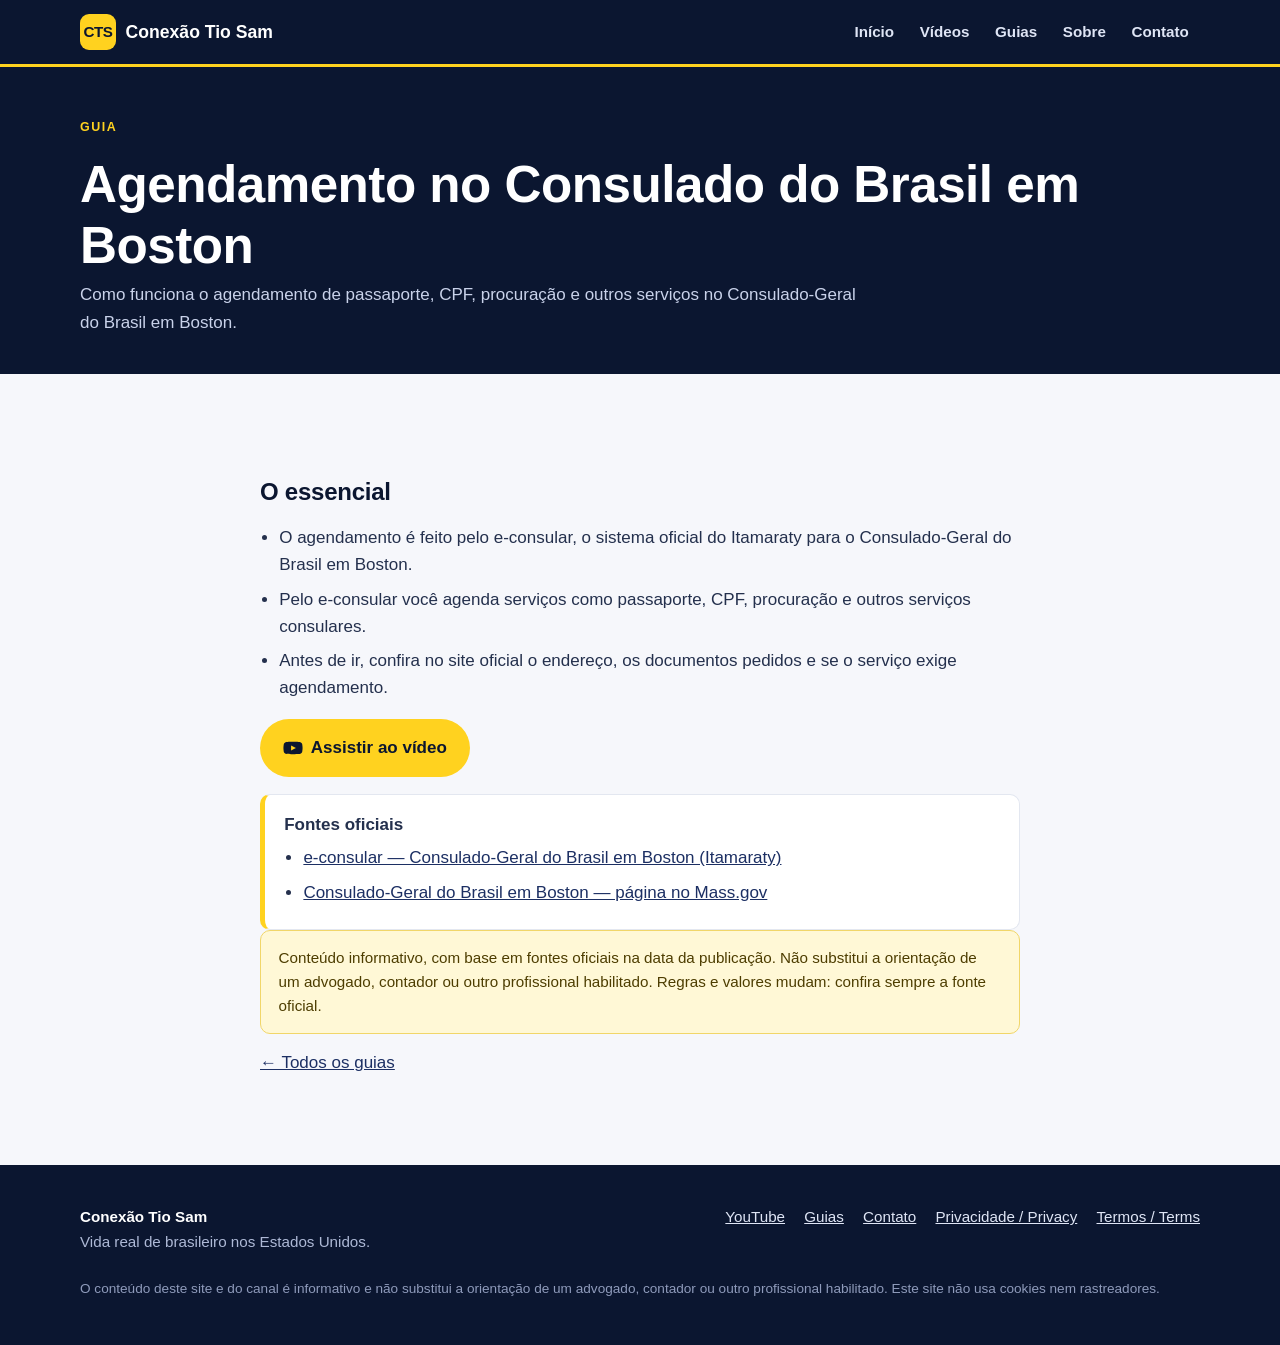
<file: guias/agendamento-consulado-boston.html>
<!doctype html>
<html lang="pt-BR">
<head>
<meta charset="utf-8">
<meta name="viewport" content="width=device-width, initial-scale=1">
<title>Agendamento no Consulado do Brasil em Boston | Conexão Tio Sam</title>
<meta name="description" content="Como funciona o agendamento de passaporte, CPF, procuração e outros serviços no Consulado-Geral do Brasil em Boston.">
<link rel="canonical" href="https://mmviana92-dev.github.io/conexaotiosam-site/guias/agendamento-consulado-boston.html">
<meta property="og:type" content="website">
<meta property="og:site_name" content="Conexão Tio Sam">
<meta property="og:title" content="Agendamento no Consulado do Brasil em Boston | Conexão Tio Sam">
<meta property="og:description" content="Como funciona o agendamento de passaporte, CPF, procuração e outros serviços no Consulado-Geral do Brasil em Boston.">
<meta property="og:url" content="https://mmviana92-dev.github.io/conexaotiosam-site/guias/agendamento-consulado-boston.html">
<meta property="og:image" content="https://mmviana92-dev.github.io/conexaotiosam-site/assets/og-image.png">
<meta property="og:locale" content="pt_BR">
<meta name="twitter:card" content="summary_large_image">
<meta name="theme-color" content="#0b1630">
<link rel="icon" href="../assets/favicon.svg" type="image/svg+xml">
<link rel="stylesheet" href="../assets/style.css">
</head>
<body>
<a class="skip" href="#conteudo">Pular para o conteúdo</a>
<header class="site-header">
  <nav class="container nav" aria-label="Principal">
    <a class="brand" href="../index.html"><span class="brand-mark">CTS</span> Conexão Tio Sam</a>
    <button class="menu-toggle" type="button" aria-expanded="false" aria-controls="menu">Menu</button>
    <ul class="menu" id="menu"><li><a href="../index.html">Início</a></li><li><a href="../videos.html">Vídeos</a></li><li><a href="../guias/index.html">Guias</a></li><li><a href="../sobre.html">Sobre</a></li><li><a href="../contato.html">Contato</a></li></ul>
  </nav>
</header>
<main id="conteudo">
<section class="page-hero"><div class="container"><span class="eyebrow">Guia</span><h1>Agendamento no Consulado do Brasil em Boston</h1><p>Como funciona o agendamento de passaporte, CPF, procuração e outros serviços no Consulado-Geral do Brasil em Boston.</p></div></section>
<section class="section"><div class="container prose">
<h2>O essencial</h2>
<ul><li>O agendamento é feito pelo e-consular, o sistema oficial do Itamaraty para o Consulado-Geral do Brasil em Boston.</li><li>Pelo e-consular você agenda serviços como passaporte, CPF, procuração e outros serviços consulares.</li><li>Antes de ir, confira no site oficial o endereço, os documentos pedidos e se o serviço exige agendamento.</li></ul>
<p><a class="btn btn-primary" href="https://www.youtube.com/watch?v=kfl3foZbDYk" rel="noopener"><svg viewBox="0 0 24 24" aria-hidden="true"><path fill="currentColor" d="M23 7.2a3 3 0 0 0-2.1-2.1C19 4.6 12 4.6 12 4.6s-7 0-8.9.5A3 3 0 0 0 1 7.2 31 31 0 0 0 .5 12a31 31 0 0 0 .5 4.8 3 3 0 0 0 2.1 2.1c1.9.5 8.9.5 8.9.5s7 0 8.9-.5a3 3 0 0 0 2.1-2.1 31 31 0 0 0 .5-4.8 31 31 0 0 0-.5-4.8ZM9.7 15.1V8.9l5.8 3.1-5.8 3.1Z"/></svg> Assistir ao vídeo</a></p>
<div class="sources"><strong>Fontes oficiais</strong><ul><li><a href="https://ec-boston.itamaraty.gov.br/" rel="noopener">e-consular — Consulado-Geral do Brasil em Boston (Itamaraty)</a></li><li><a href="https://www.mass.gov/locations/brazil" rel="noopener">Consulado-Geral do Brasil em Boston — página no Mass.gov</a></li></ul></div>
<p class="notice">Conteúdo informativo, com base em fontes oficiais na data da publicação. Não substitui a orientação de um advogado, contador ou outro profissional habilitado. Regras e valores mudam: confira sempre a fonte oficial.</p>
<p><a href="index.html">← Todos os guias</a></p>
</div></section>
</main>
<footer class="site-footer">
  <div class="container">
    <div class="footer-grid">
      <div><strong style="color:#fff">Conexão Tio Sam</strong><br>Vida real de brasileiro nos Estados Unidos.</div>
      <ul class="footer-links">
        <li><a href="https://www.youtube.com/@conexaotiosam_?sub_confirmation=1" rel="noopener">YouTube</a></li>
        <li><a href="../guias/index.html">Guias</a></li>
        <li><a href="../contato.html">Contato</a></li>
        <li><a href="../privacy.html">Privacidade / Privacy</a></li>
        <li><a href="../terms.html">Termos / Terms</a></li>
      </ul>
    </div>
    <p class="footer-note">O conteúdo deste site e do canal é informativo e não substitui a orientação de um advogado, contador ou outro profissional habilitado. Este site não usa cookies nem rastreadores.</p>
  </div>
</footer>
<script>
  // Menu on small screens (no tracking, no cookies).
  const toggle = document.querySelector('.menu-toggle');
  const menu = document.getElementById('menu');
  toggle.addEventListener('click', () => { const open = menu.classList.toggle('open'); toggle.setAttribute('aria-expanded', String(open)); });
</script>
</body>
</html>
</file>
<file: assets/style.css>
/* Conexão Tio Sam — site estático. Cores do canal: azul-marinho e amarelo. Fontes do sistema (nada carregado de fora). */
:root {
  --navy: #0b1630;
  --navy-2: #13224a;
  --navy-3: #1c2f63;
  --yellow: #ffd21f;
  --yellow-dark: #e6b800;
  --ink: #0b1630;
  --text: #24304d;
  --muted: #5b6785;
  --line: #e3e7f0;
  --bg: #f6f7fb;
  --white: #ffffff;
  --radius: 14px;
  --shadow: 0 10px 30px rgba(11, 22, 48, 0.10);
  --font: -apple-system, BlinkMacSystemFont, "Segoe UI", Roboto, "Helvetica Neue", Arial, "Noto Sans", sans-serif;
}

* { box-sizing: border-box; }
html { -webkit-text-size-adjust: 100%; }
body {
  margin: 0;
  font-family: var(--font);
  color: var(--text);
  background: var(--bg);
  line-height: 1.6;
  font-size: 17px;
}
img { max-width: 100%; height: auto; display: block; }
a { color: var(--navy-3); }
a:hover { color: var(--navy); }
h1, h2, h3 { color: var(--ink); line-height: 1.2; margin: 0 0 0.6em; letter-spacing: -0.01em; }
h1 { font-size: clamp(2rem, 5vw, 3.2rem); font-weight: 800; }
h2 { font-size: clamp(1.5rem, 3.4vw, 2.1rem); font-weight: 800; }
h3 { font-size: 1.2rem; font-weight: 700; }
p { margin: 0 0 1em; }
.container { width: min(1120px, 100% - 2.5rem); margin-inline: auto; }
.skip { position: absolute; left: -9999px; }
.skip:focus { left: 1rem; top: 1rem; background: var(--yellow); color: var(--ink); padding: .5rem 1rem; z-index: 10; }

/* Header */
.site-header { background: var(--navy); position: sticky; top: 0; z-index: 5; border-bottom: 3px solid var(--yellow); }
.nav { display: flex; align-items: center; justify-content: space-between; gap: 1rem; min-height: 64px; }
.brand { display: flex; align-items: center; gap: .6rem; color: var(--white); text-decoration: none; font-weight: 800; font-size: 1.1rem; }
.brand-mark { width: 36px; height: 36px; border-radius: 9px; background: var(--yellow); color: var(--navy); display: grid; place-items: center; font-weight: 900; font-size: .95rem; letter-spacing: -0.03em; }
.brand:hover { color: var(--yellow); }
.menu { display: flex; gap: .2rem; list-style: none; margin: 0; padding: 0; flex-wrap: wrap; }
.menu a { color: #dfe5f5; text-decoration: none; padding: .45rem .7rem; border-radius: 8px; font-weight: 600; font-size: .95rem; }
.menu a:hover, .menu a[aria-current="page"] { color: var(--navy); background: var(--yellow); }
.menu-toggle { display: none; background: none; border: 2px solid var(--yellow); color: var(--yellow); border-radius: 8px; padding: .35rem .7rem; font-weight: 700; font-size: .95rem; }

/* Hero */
.hero { background: radial-gradient(1200px 500px at 85% -10%, var(--navy-3), transparent 60%), var(--navy); color: #dfe5f5; padding: clamp(3rem, 8vw, 6rem) 0; }
.hero h1 { color: var(--white); }
.hero h1 .accent { color: var(--yellow); }
.hero p.lead { font-size: clamp(1.05rem, 2.2vw, 1.3rem); max-width: 40em; color: #c9d2ea; }
.eyebrow { display: inline-block; text-transform: uppercase; letter-spacing: .12em; font-size: .78rem; font-weight: 800; color: var(--yellow); margin-bottom: 1rem; }
.actions { display: flex; gap: .8rem; flex-wrap: wrap; margin-top: 1.6rem; }
.btn { display: inline-flex; align-items: center; gap: .5rem; padding: .85rem 1.3rem; border-radius: 999px; font-weight: 800; text-decoration: none; border: 2px solid transparent; transition: transform .15s ease, background .15s ease; }
.btn:hover { transform: translateY(-1px); }
.btn-primary { background: var(--yellow); color: var(--navy); }
.btn-primary:hover { background: var(--yellow-dark); color: var(--navy); }
.btn-ghost { border-color: rgba(255,255,255,.35); color: var(--white); }
.btn-ghost:hover { border-color: var(--yellow); color: var(--yellow); }
.btn svg { width: 20px; height: 20px; }

/* Sections */
.section { padding: clamp(2.5rem, 6vw, 4.5rem) 0; }
.section.alt { background: var(--white); border-block: 1px solid var(--line); }
.section-head { max-width: 46em; margin-bottom: 2rem; }
.section-head p { color: var(--muted); }
.grid { display: grid; gap: 1.2rem; grid-template-columns: repeat(auto-fill, minmax(260px, 1fr)); }
.card { background: var(--white); border: 1px solid var(--line); border-radius: var(--radius); padding: 1.4rem; box-shadow: var(--shadow); }
.card h3 { margin-bottom: .4rem; }
.card p { color: var(--muted); margin: 0; }
.card .tag { display: inline-block; background: #fff6cc; color: #6b5300; border-radius: 999px; padding: .15rem .65rem; font-size: .78rem; font-weight: 800; margin-bottom: .7rem; }
.icon { width: 44px; height: 44px; border-radius: 12px; background: var(--navy); color: var(--yellow); display: grid; place-items: center; margin-bottom: .9rem; font-weight: 900; }
a.card { text-decoration: none; color: inherit; transition: transform .15s ease, border-color .15s ease; display: block; }
a.card:hover { transform: translateY(-2px); border-color: var(--yellow); }

/* Videos */
.video { background: var(--white); border: 1px solid var(--line); border-radius: var(--radius); overflow: hidden; box-shadow: var(--shadow); text-decoration: none; color: inherit; display: flex; flex-direction: column; transition: transform .15s ease; }
.video:hover { transform: translateY(-2px); }
.video .thumb { aspect-ratio: 16 / 9; background: var(--navy-2); object-fit: cover; width: 100%; }
.video .meta { padding: 1rem 1.1rem 1.2rem; }
.video h3 { font-size: 1.02rem; margin-bottom: .35rem; }
.video time { color: var(--muted); font-size: .88rem; }

/* Prose pages */
.page-hero { background: var(--navy); color: #c9d2ea; padding: 2.8rem 0 2.4rem; }
.page-hero h1 { color: var(--white); margin-bottom: .3rem; }
.page-hero p { margin: 0; max-width: 46em; }
.prose { max-width: 760px; }
.prose h2 { margin-top: 2rem; font-size: 1.5rem; }
.prose h3 { margin-top: 1.4rem; }
.prose ul { padding-left: 1.2rem; }
.prose li { margin-bottom: .45rem; }
.sources { background: var(--white); border: 1px solid var(--line); border-left: 5px solid var(--yellow); border-radius: 10px; padding: 1rem 1.2rem; }
.sources ul { margin: .4rem 0 0; }
.notice { background: #fff8d6; border: 1px solid #f1d669; color: #4d3d00; border-radius: 10px; padding: .9rem 1.1rem; font-size: .95rem; }
.lang { border-top: 1px solid var(--line); margin-top: 2.5rem; padding-top: 1.5rem; }
.updated { color: var(--muted); font-size: .9rem; }

/* Footer */
.site-footer { background: var(--navy); color: #aeb9d6; padding: 2.5rem 0 2rem; margin-top: 0; font-size: .95rem; }
.site-footer a { color: #dfe5f5; }
.site-footer a:hover { color: var(--yellow); }
.footer-grid { display: flex; flex-wrap: wrap; gap: 1.5rem 3rem; justify-content: space-between; }
.footer-links { display: flex; flex-wrap: wrap; gap: .4rem 1.2rem; list-style: none; padding: 0; margin: 0; }
.footer-note { margin-top: 1.5rem; font-size: .85rem; color: #8f9bbb; }

@media (max-width: 760px) {
  body { font-size: 16px; }
  .menu-toggle { display: inline-block; }
  .menu { display: none; position: absolute; top: 64px; left: 0; right: 0; background: var(--navy); flex-direction: column; padding: .6rem 1rem 1rem; border-bottom: 3px solid var(--yellow); }
  .menu.open { display: flex; }
  .menu a { display: block; padding: .7rem .8rem; }
  .nav { position: relative; }
}

@media (prefers-reduced-motion: reduce) {
  * { transition: none !important; }
}
</file>
